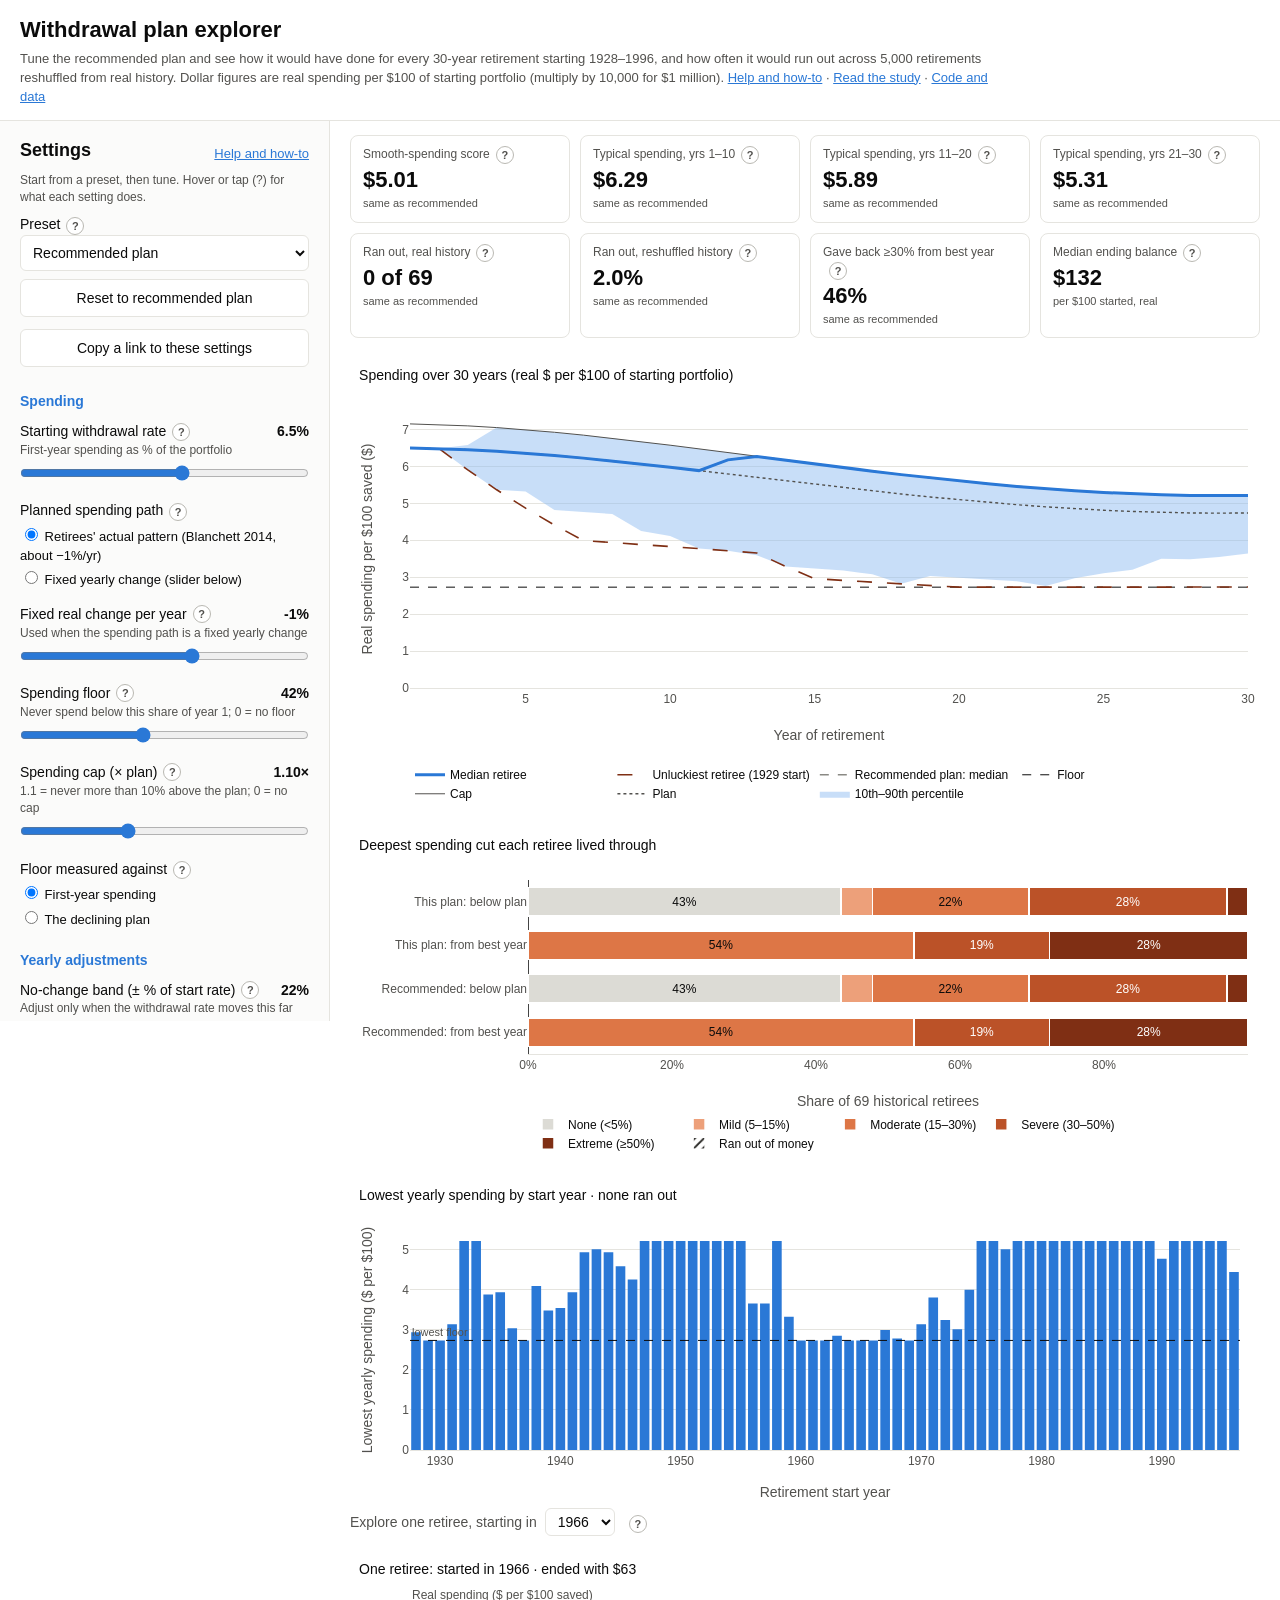
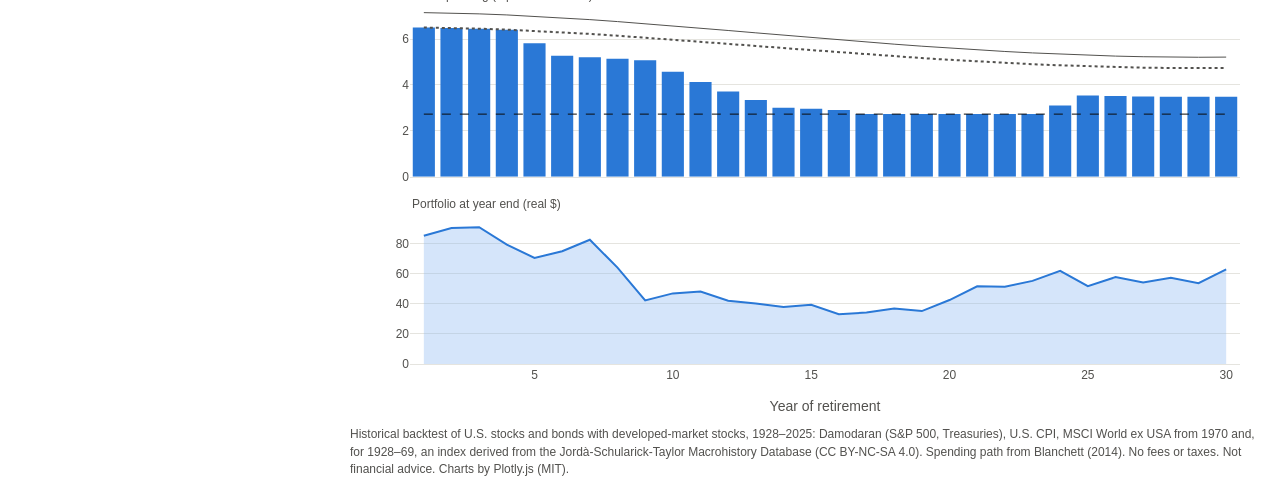
<file: docs/dashboard/index.html>
<!doctype html>
<html lang="en">
<head>
<meta charset="utf-8">
<meta name="viewport" content="width=device-width, initial-scale=1">
<title>Withdrawal Plan Explorer</title>
<meta name="description" content="Tune a retirement withdrawal plan and see how it would have done in every 30-year U.S. retirement since 1928 and across 5,000 retirements reshuffled from real history.">
<meta name="color-scheme" content="light">
<style>
  :root {
    --ink: #0b0b0b; --muted: #52514e; --grid: #e5e4df; --surface: #ffffff; --panel: #fbfbfa;
    --accent: #2a78d6; --bad: #a23b2a; --good: #1d7a3a; --warn-bg: #fbeae6;
  }
  * { box-sizing: border-box; }
  body { margin: 0; background: var(--surface); color: var(--ink);
         font: 14px/1.45 Inter, -apple-system, "Segoe UI", Roboto, sans-serif; }
  header { padding: 14px 20px; border-bottom: 1px solid var(--grid); }
  header h1 { font-size: 22px; margin: 0; }
  header p { color: var(--muted); font-size: 13px; margin: 4px 0 0; max-width: 980px; }
  header a { color: var(--accent); }
  .layout { display: flex; flex-wrap: wrap; align-items: flex-start; }
  .sidebar { flex: 0 0 330px; padding: 16px 20px; background: var(--panel); border-right: 1px solid var(--grid);
             position: sticky; top: 0; max-height: 100vh; overflow-y: auto; }
  .main { flex: 1 1 600px; min-width: 0; padding: 14px 20px 24px; }
  h2 { font-size: 18px; margin: 0 0 8px; }
  h3 { font-size: 14px; margin: 20px 0 10px; color: var(--accent); }
  .hint { color: var(--muted); font-size: 12px; }
  .sidebar select, .sidebar button, .pick select { font: inherit; width: 100%; padding: 8px; border: 1px solid var(--grid);
                   border-radius: 6px; background: white; color: var(--ink); }
  .sidebar button { margin: 8px 0 4px; cursor: pointer; }
  .sidebar button:hover { border-color: var(--muted); }
  .ctl { margin-bottom: 14px; }
  .ctl .top { display: flex; justify-content: space-between; gap: 8px; align-items: baseline; }
  .ctl label { font-weight: 500; }
  .ctl output { font-variant-numeric: tabular-nums; font-weight: 600; white-space: nowrap; }
  .ctl output.changed { color: var(--accent); }
  .ctl input[type=range] { width: 100%; margin: 6px 0 0; accent-color: var(--accent); }
  .radio label { display: block; font-size: 13px; font-weight: 400; margin: 3px 0; }
  .radio .title { font-weight: 500; margin-bottom: 4px; }
  .tiles { display: grid; grid-template-columns: repeat(4, minmax(0, 1fr)); gap: 10px; margin-bottom: 12px; }
  .tile { padding: 10px 12px; border: 1px solid var(--grid); border-radius: 8px; background: white; }
  .tile .k { font-size: 12px; color: var(--muted); }
  .tile .v { font-size: 22px; font-weight: 600; font-variant-numeric: tabular-nums; }
  .tile .d { font-size: 11px; color: var(--muted); }
  .tile .d.good { color: var(--good); } .tile .d.bad { color: var(--bad); }
  .tile .v.bad { color: var(--bad); }
  .warn { background: var(--warn-bg); color: var(--bad); padding: 8px 12px; border-radius: 6px; margin-bottom: 10px;
          font-size: 13px; }
  .chart { width: 100%; }
  .pick { margin: 8px 0; color: var(--muted); display: flex; align-items: center; gap: 8px; }
  .pick select { width: auto; padding: 4px 8px; }
  footer { color: var(--muted); font-size: 12px; margin-top: 12px; }
  footer a { color: var(--accent); }
  #loading { padding: 40px 0; color: var(--muted); }
  .lab { display: inline-flex; align-items: center; gap: 6px; }
  .sidebar .help-btn, .help-btn { width: 18px; height: 18px; min-width: 18px; padding: 0; margin: 0 0 0 6px; border-radius: 50%;
    border: 1px solid #b9b8b2; background: white; color: var(--muted); font: 600 11px/16px Inter, -apple-system, sans-serif;
    cursor: help; display: inline-flex; align-items: center; justify-content: center; vertical-align: middle; position: relative; }
  .help-btn::after { content: ""; position: absolute; inset: -10px; }   /* bigger tap target than the icon */
  .help-btn:hover, .help-btn[aria-expanded=true] { border-color: var(--accent); color: var(--accent); }
  .help-btn:focus-visible { outline: 2px solid var(--accent); outline-offset: 2px; }
  .lab .help-btn { margin-left: 0; }
  .help-pop { position: fixed; z-index: 50; background: white; color: var(--ink); border: 1px solid var(--grid);
    border-radius: 8px; box-shadow: 0 6px 24px rgba(0,0,0,.14); padding: 10px 12px; font-size: 13px; line-height: 1.45;
    pointer-events: none; }
  .help-pop.pinned { pointer-events: auto; }
  .help-head { display: flex; justify-content: space-between; align-items: flex-start; gap: 8px; margin-bottom: 4px; }
  .help-close { border: none; background: none; font-size: 20px; line-height: 1; padding: 0 2px; cursor: pointer; color: var(--muted); }
  .help-close:hover { color: var(--ink); }
  .help-rec { margin-top: 6px; color: var(--accent); font-weight: 500; }
  .help-more { display: inline-block; margin-top: 8px; color: var(--accent); font-size: 12px; }
  .settings-head { display: flex; align-items: center; justify-content: space-between; }
  .settings-head a { font-size: 13px; color: var(--accent); }
  .jump { display: none; margin-bottom: 10px; color: var(--accent); }
  @media (max-width: 1100px) { .tiles { grid-template-columns: repeat(2, minmax(0, 1fr)); } }
  @media (max-width: 760px) {
    header { padding: 12px 16px; }
    .sidebar { flex: 1 1 100%; position: static; max-height: none; border-right: none;
               border-bottom: 1px solid var(--grid); padding: 12px 16px; }
    .main { flex: 1 1 100%; padding: 12px 16px; order: -1; }
    .jump { display: block !important; }
  }
</style>
</head>
<body>
<header>
  <h1>Withdrawal plan explorer</h1>
  <p>Tune the recommended plan and see how it would have done for every 30-year retirement starting 1928–1996,
    and how often it would run out across 5,000 retirements reshuffled from real history. Dollar figures are real
    spending per $100 of starting portfolio (multiply by 10,000 for $1 million).
    <a href="help.html">Help and how-to</a> ·
    <a href="../beyond-the-4pct-rule.html">Read the study</a> ·
    <a href="https://github.com/nicky-s-sandhu/beyond-4pct">Code and data</a></p>
</header>
<div class="layout">
  <aside class="sidebar" id="controls">
    <div class="settings-head"><h2>Settings</h2><a href="help.html">Help and how-to</a></div>
    <div class="hint" style="margin-bottom:8px">Start from a preset, then tune. Hover or tap <span aria-hidden="true">(?)</span>
      for what each setting does.</div>
    <div class="ctl" style="margin-bottom:0"><div class="top"><span class="lab"><label for="preset">Preset</label>
      <span id="preset-help"></span></span></div></div>
    <select id="preset" aria-label="Preset"></select>
    <button id="reset" type="button">Reset to recommended plan</button>
    <button id="share" type="button">Copy a link to these settings</button>
  </aside>
  <main class="main">
    <a class="jump" href="#controls">Change the settings ↓</a>
    <div id="loading">Loading data…</div>
    <div id="warning"></div>
    <div id="tiles" class="tiles"></div>
    <div id="paths" class="chart"></div>
    <div id="pain" class="chart"></div>
    <div id="years" class="chart"></div>
    <div class="pick"><span>Explore one retiree, starting in</span><select id="year" aria-label="Start year"></select><span id="year-help"></span></div>
    <div id="retiree" class="chart"></div>
    <footer>
      Historical backtest of U.S. stocks and bonds with developed-market stocks, 1928–2025: Damodaran (S&amp;P 500,
      Treasuries), U.S. CPI, MSCI World ex USA from 1970 and, for 1928–69, an index derived from the
      Jordà-Schularick-Taylor Macrohistory Database (CC BY-NC-SA 4.0). Spending path from Blanchett (2014). No fees or
      taxes. Not financial advice. Charts by Plotly.js (MIT).
    </footer>
  </main>
</div>
<script src="vendor/plotly-3.7.0.min.js"></script>
<script src="help.js"></script>
<script src="engine.js"></script>
<script src="app.js"></script>
</body>
</html>
</file>
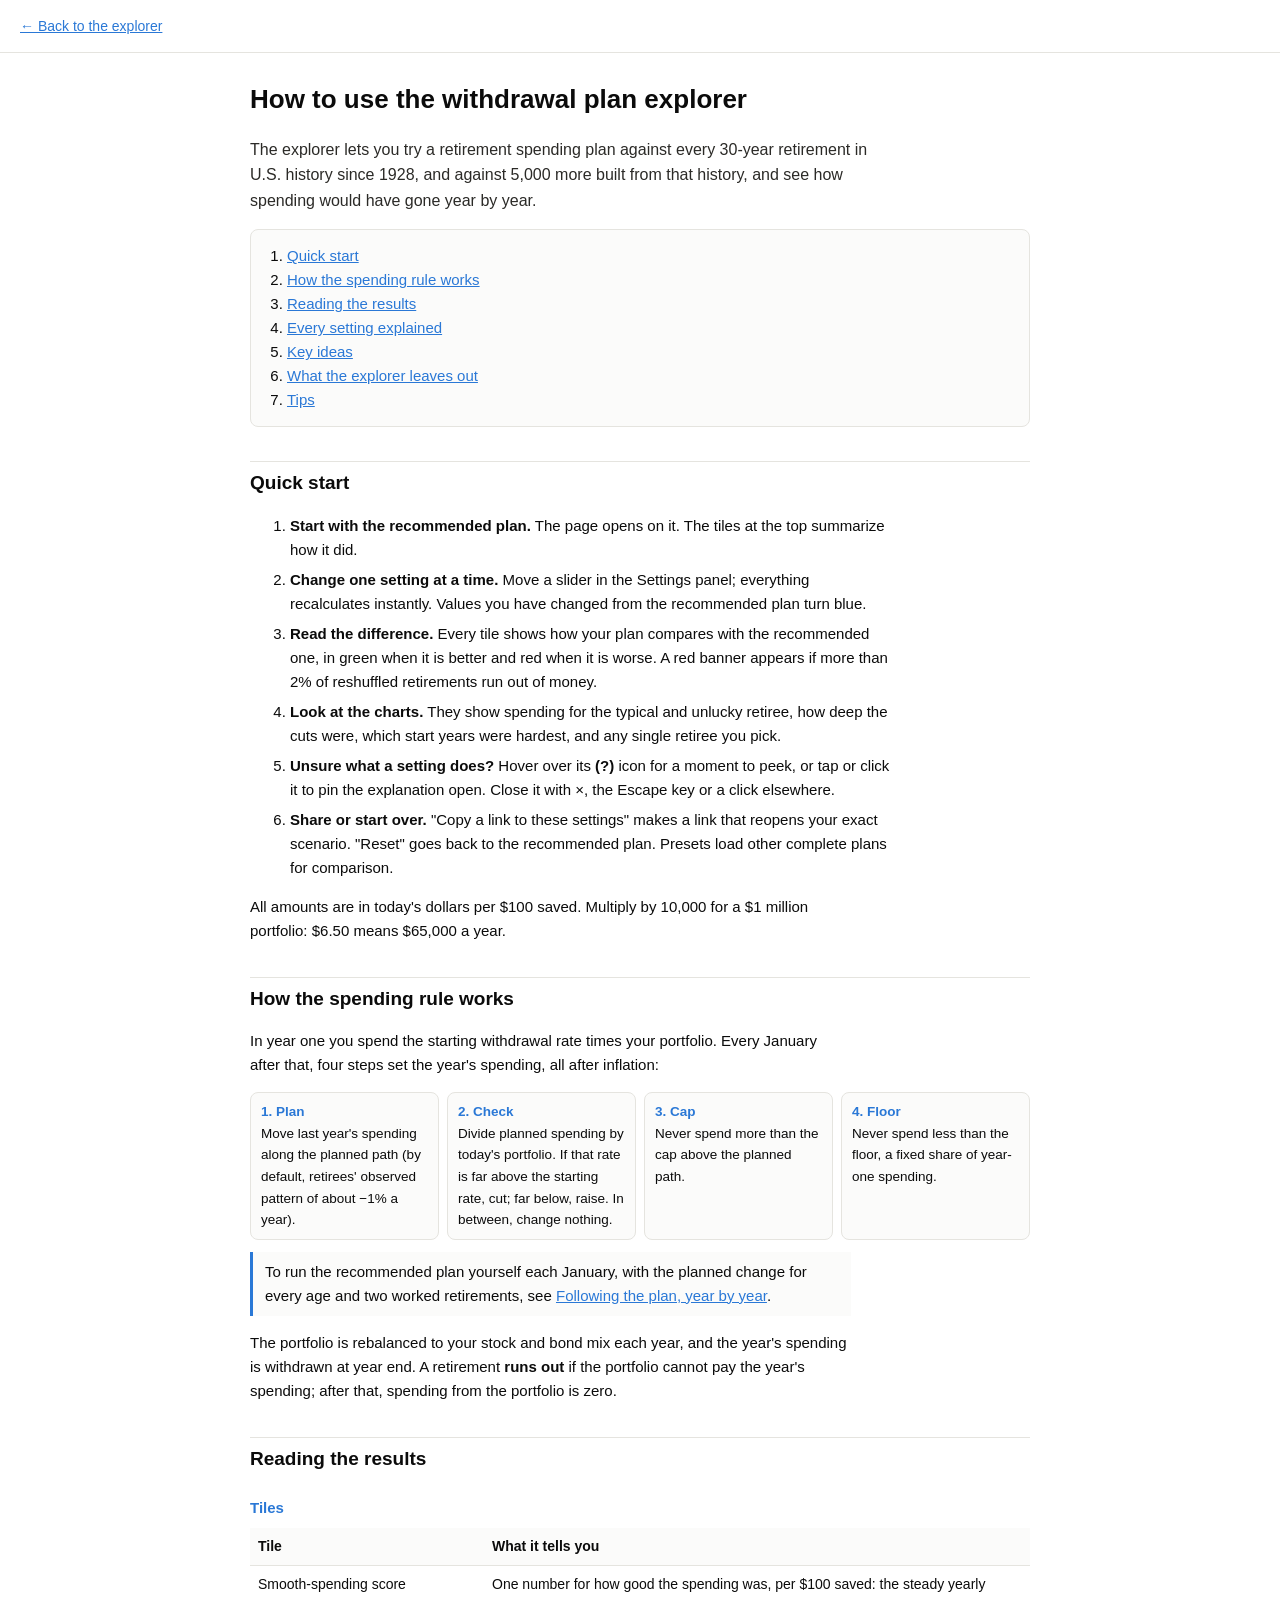
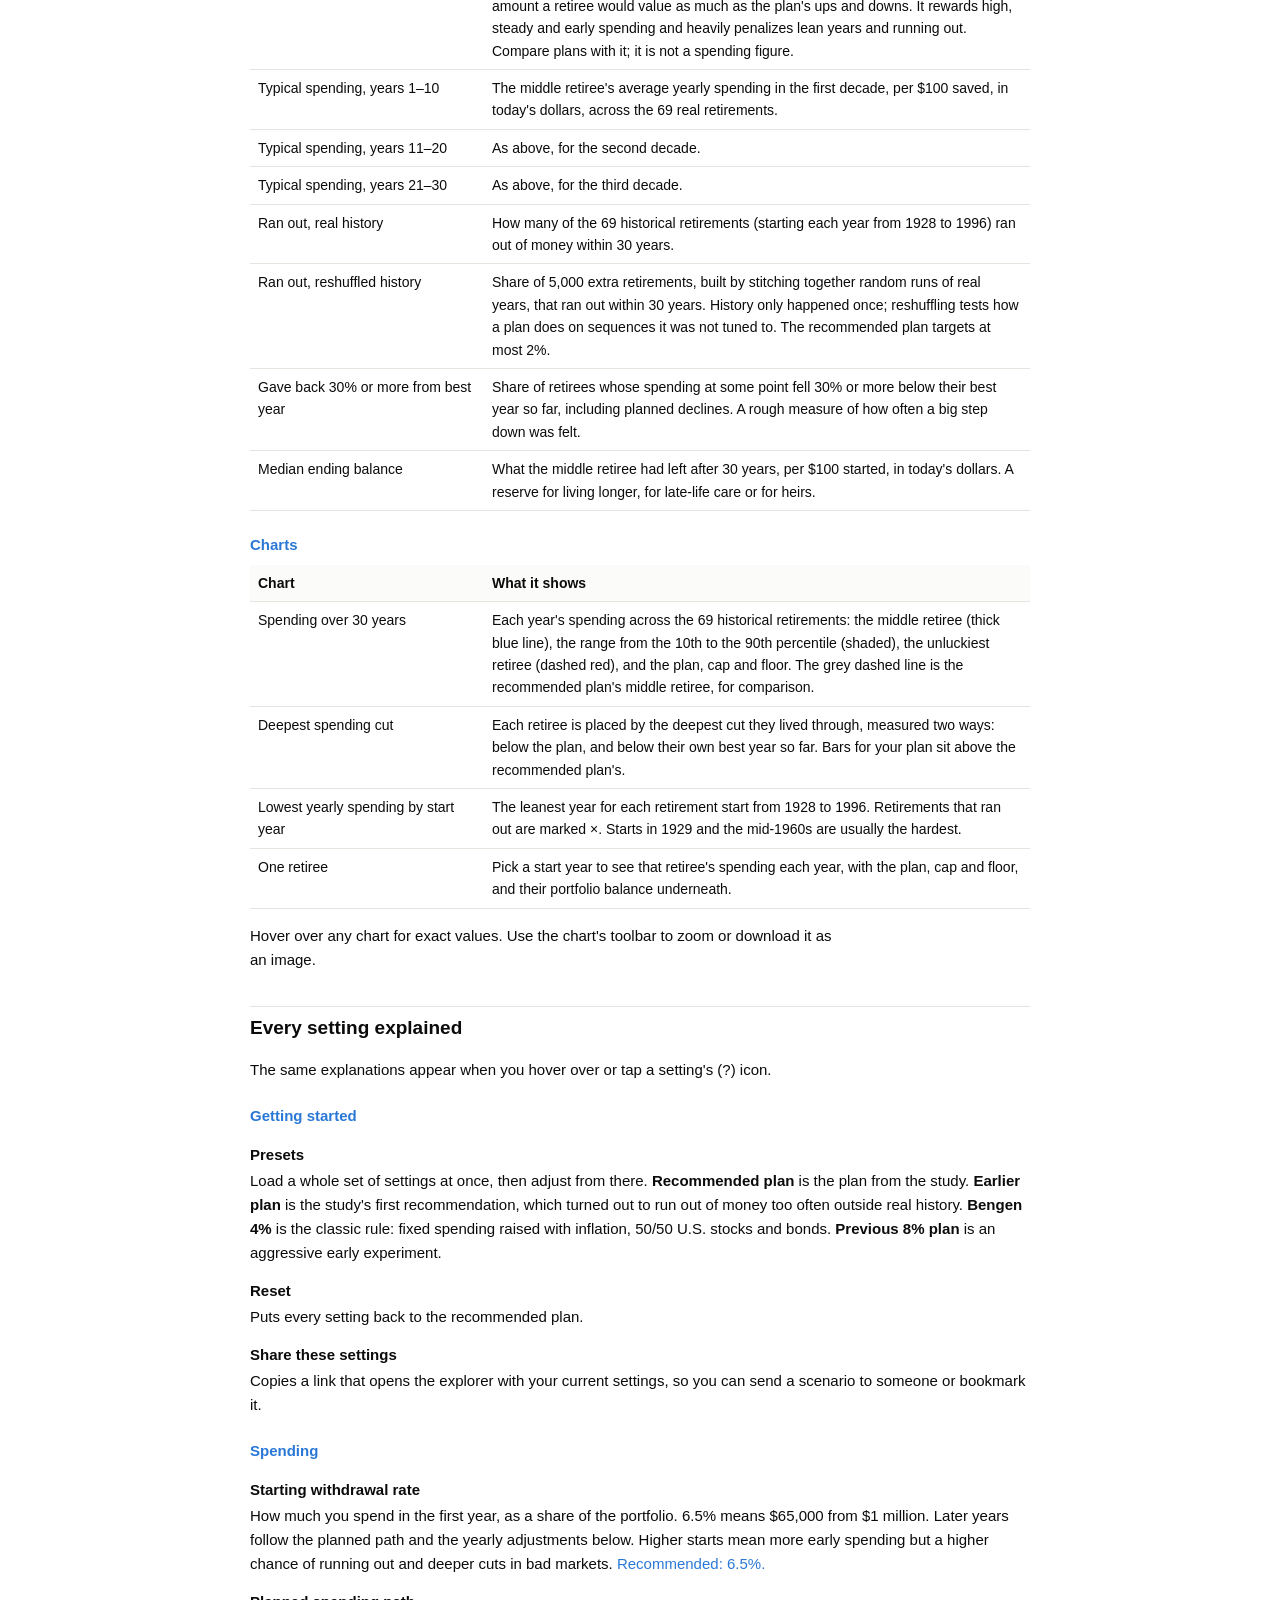
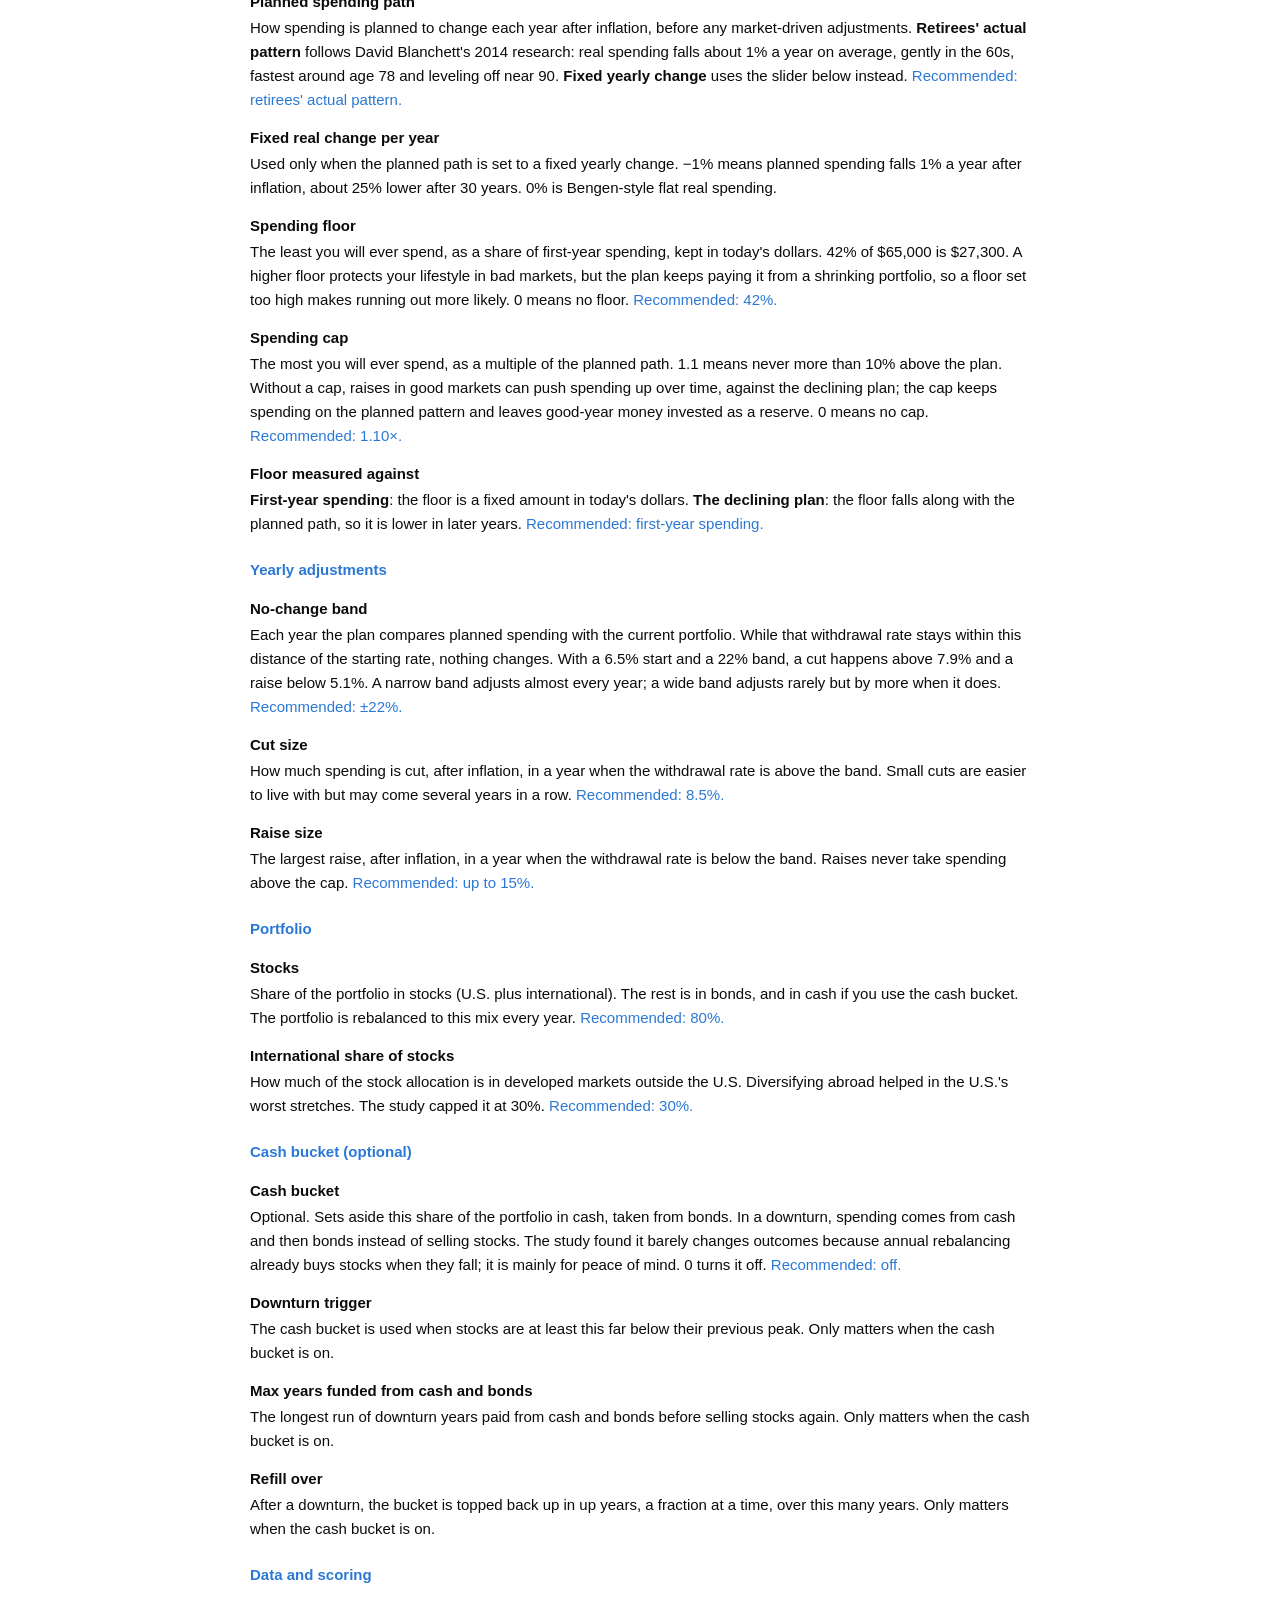
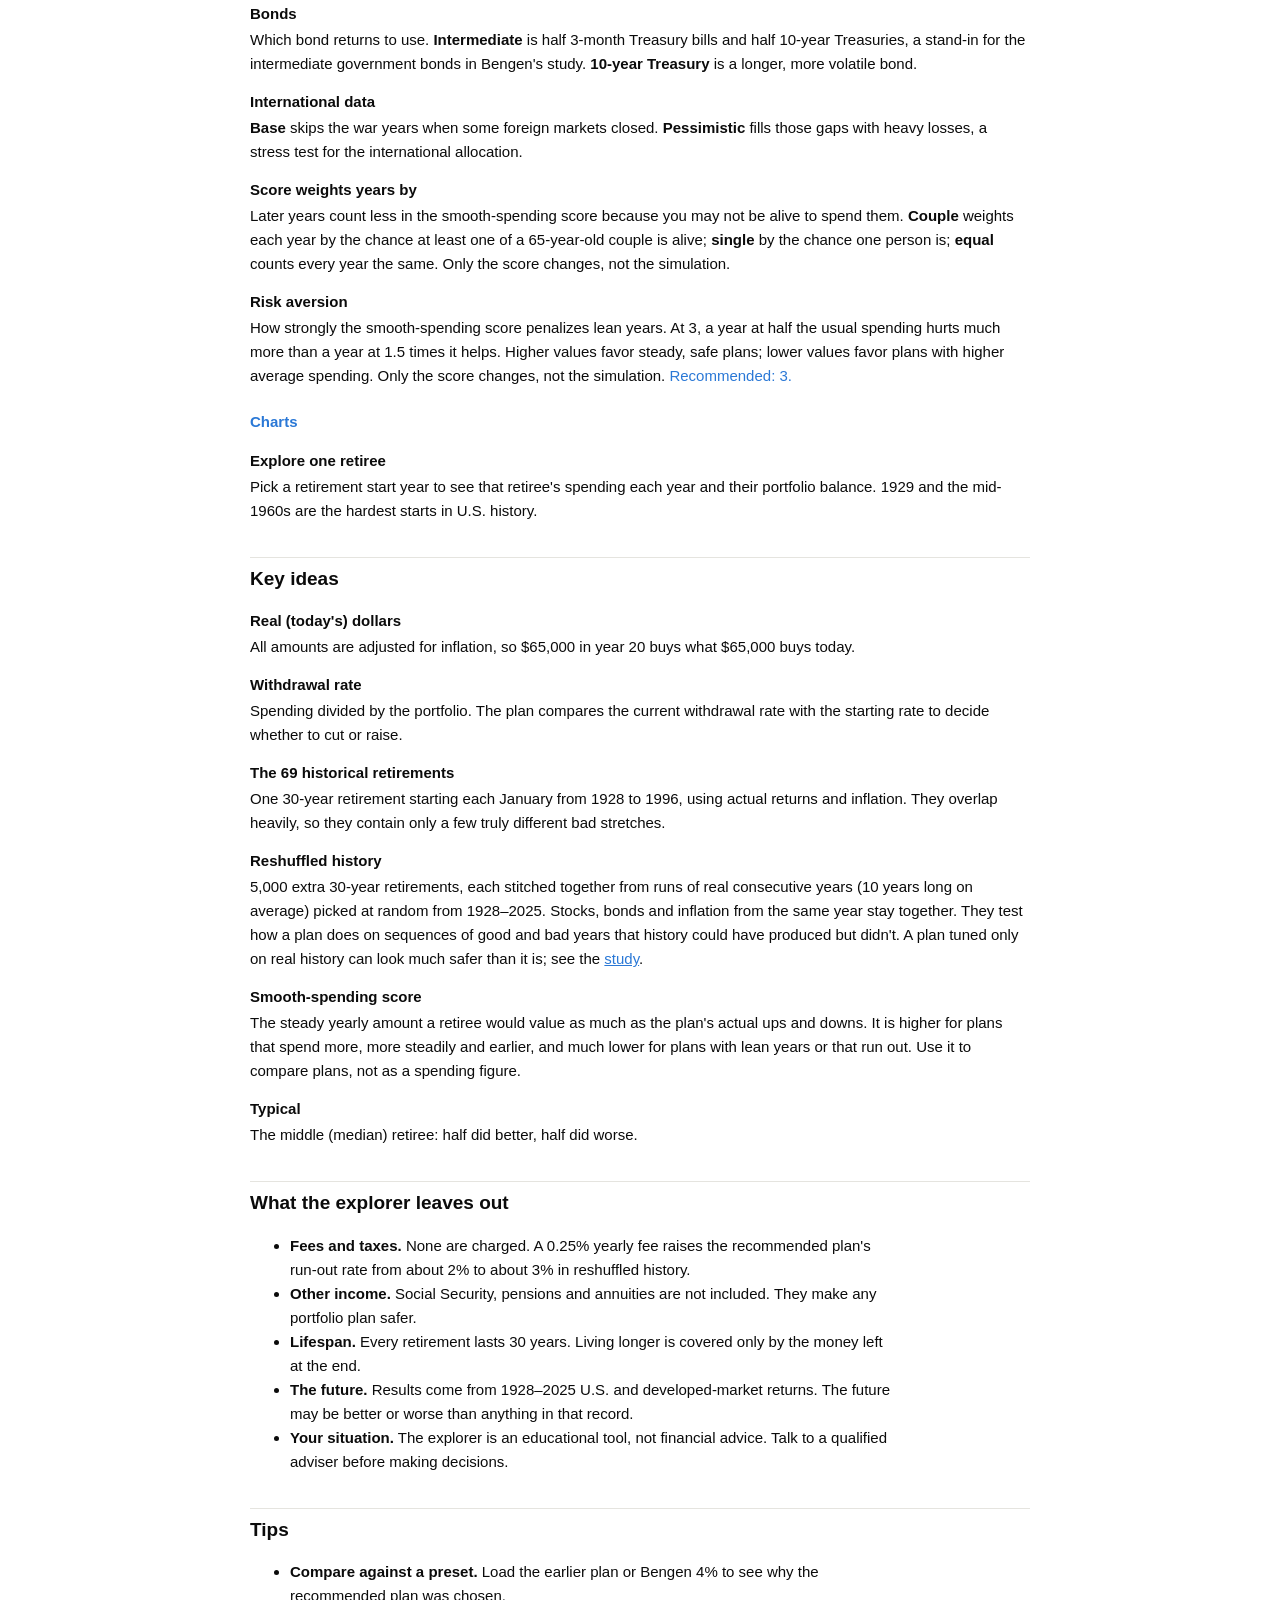
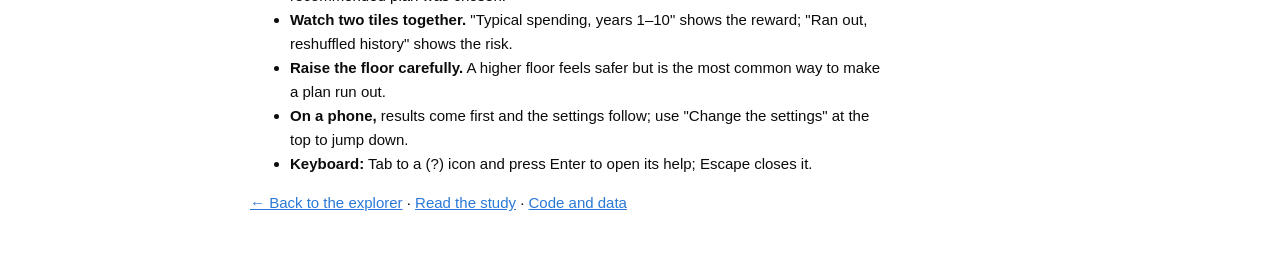
<file: docs/dashboard/help.html>
<!doctype html>
<html lang="en">
<head>
<meta charset="utf-8">
<meta name="viewport" content="width=device-width, initial-scale=1">
<title>Explorer Help</title>
<meta name="description" content="How to use the withdrawal plan explorer: what each setting does, how to read the results, and what the model leaves out.">
<meta name="color-scheme" content="light">
<style>
  :root { --ink: #0b0b0b; --muted: #52514e; --grid: #e5e4df; --panel: #fbfbfa; --accent: #2a78d6; }
  * { box-sizing: border-box; }
  body { margin: 0; background: #fff; color: var(--ink); font: 15px/1.6 Inter, -apple-system, "Segoe UI", Roboto, sans-serif; }
  header { padding: 14px 20px; border-bottom: 1px solid var(--grid); }
  header a { color: var(--accent); font-size: 14px; }
  main { max-width: 820px; margin: 0 auto; padding: 8px 20px 48px; }
  h1 { font-size: 26px; margin: 18px 0 6px; }
  h2 { font-size: 19px; margin: 34px 0 8px; padding-top: 6px; border-top: 1px solid var(--grid); }
  h3 { font-size: 15px; margin: 22px 0 6px; color: var(--accent); }
  p, li { max-width: 72ch; }
  .lead { font-size: 16px; color: #2b2a27; }
  a { color: var(--accent); }
  nav.toc { background: var(--panel); border: 1px solid var(--grid); border-radius: 8px; padding: 10px 16px; margin: 16px 0; }
  nav.toc ol { margin: 4px 0; padding-left: 20px; }
  table { border-collapse: collapse; width: 100%; margin: 8px 0 4px; font-size: 14px; }
  th, td { text-align: left; vertical-align: top; padding: 7px 8px; border-bottom: 1px solid var(--grid); }
  th { font-weight: 600; background: var(--panel); }
  td:first-child { width: 30%; font-weight: 500; }
  dl.controls dt { font-weight: 600; margin-top: 14px; }
  dl.controls dd { margin: 2px 0 0; }
  .rec { color: var(--accent); font-weight: 500; }
  ol.steps li { margin: 6px 0; }
  .flow { display: grid; grid-template-columns: repeat(4, minmax(0, 1fr)); gap: 8px; margin: 10px 0; }
  .flow div { border: 1px solid var(--grid); border-radius: 8px; padding: 8px 10px; background: var(--panel); font-size: 13.5px; }
  .flow b { display: block; color: var(--accent); }
  .note { background: var(--panel); border-left: 3px solid var(--accent); padding: 8px 12px; margin: 12px 0; }
  @media (max-width: 640px) {
    main { padding: 4px 16px 40px; } header { padding: 12px 16px; }
    .flow { grid-template-columns: repeat(2, minmax(0, 1fr)); }
    td:first-child { white-space: normal; }
  }
</style>
</head>
<body>
<header><a href="./">← Back to the explorer</a></header>
<main>
<h1>How to use the withdrawal plan explorer</h1>
<p class="lead">The explorer lets you try a retirement spending plan against every 30-year retirement in U.S. history since
1928, and against 5,000 more built from that history, and see how spending would have gone year by year.</p>

<nav class="toc" aria-label="Contents"><ol>
  <li><a href="#quick">Quick start</a></li>
  <li><a href="#rule">How the spending rule works</a></li>
  <li><a href="#results">Reading the results</a></li>
  <li><a href="#settings">Every setting explained</a></li>
  <li><a href="#ideas">Key ideas</a></li>
  <li><a href="#limits">What the explorer leaves out</a></li>
  <li><a href="#tips">Tips</a></li>
</ol></nav>

<h2 id="quick">Quick start</h2>
<ol class="steps">
  <li><b>Start with the recommended plan.</b> The page opens on it. The tiles at the top summarize how it did.</li>
  <li><b>Change one setting at a time.</b> Move a slider in the Settings panel; everything recalculates instantly. Values you
    have changed from the recommended plan turn blue.</li>
  <li><b>Read the difference.</b> Every tile shows how your plan compares with the recommended one, in green when it is
    better and red when it is worse. A red banner appears if more than 2% of reshuffled retirements run out of money.</li>
  <li><b>Look at the charts.</b> They show spending for the typical and unlucky retiree, how deep the cuts were, which start
    years were hardest, and any single retiree you pick.</li>
  <li><b>Unsure what a setting does?</b> Hover over its <b>(?)</b> icon for a moment to peek, or tap or click it to pin the
    explanation open. Close it with ×, the Escape key or a click elsewhere.</li>
  <li><b>Share or start over.</b> "Copy a link to these settings" makes a link that reopens your exact scenario. "Reset" goes
    back to the recommended plan. Presets load other complete plans for comparison.</li>
</ol>
<p>All amounts are in today's dollars per $100 saved. Multiply by 10,000 for a $1 million portfolio: $6.50 means $65,000 a year.</p>

<h2 id="rule">How the spending rule works</h2>
<p>In year one you spend the starting withdrawal rate times your portfolio. Every January after that, four steps set the year's
spending, all after inflation:</p>
<div class="flow" role="list">
  <div role="listitem"><b>1. Plan</b>Move last year's spending along the planned path (by default, retirees' observed pattern of
    about −1% a year).</div>
  <div role="listitem"><b>2. Check</b>Divide planned spending by today's portfolio. If that rate is far above the starting rate,
    cut; far below, raise. In between, change nothing.</div>
  <div role="listitem"><b>3. Cap</b>Never spend more than the cap above the planned path.</div>
  <div role="listitem"><b>4. Floor</b>Never spend less than the floor, a fixed share of year-one spending.</div>
</div>
<p class="note">To run the recommended plan yourself each January, with the planned change for every age and two worked
retirements, see <a href="../following-the-plan.html">Following the plan, year by year</a>.</p>
<p>The portfolio is rebalanced to your stock and bond mix each year, and the year's spending is withdrawn at year end. A
retirement <b>runs out</b> if the portfolio cannot pay the year's spending; after that, spending from the portfolio is zero.</p>

<h2 id="results">Reading the results</h2>
<h3>Tiles</h3>
<table id="tile-table"><thead><tr><th>Tile</th><th>What it tells you</th></tr></thead><tbody></tbody></table>
<h3>Charts</h3>
<table>
  <thead><tr><th>Chart</th><th>What it shows</th></tr></thead>
  <tbody>
    <tr><td>Spending over 30 years</td><td>Each year's spending across the 69 historical retirements: the middle retiree (thick
      blue line), the range from the 10th to the 90th percentile (shaded), the unluckiest retiree (dashed red), and the plan,
      cap and floor. The grey dashed line is the recommended plan's middle retiree, for comparison.</td></tr>
    <tr><td>Deepest spending cut</td><td>Each retiree is placed by the deepest cut they lived through, measured two ways:
      below the plan, and below their own best year so far. Bars for your plan sit above the recommended plan's.</td></tr>
    <tr><td>Lowest yearly spending by start year</td><td>The leanest year for each retirement start from 1928 to 1996.
      Retirements that ran out are marked ×. Starts in 1929 and the mid-1960s are usually the hardest.</td></tr>
    <tr><td>One retiree</td><td>Pick a start year to see that retiree's spending each year, with the plan, cap and floor, and
      their portfolio balance underneath.</td></tr>
  </tbody>
</table>
<p>Hover over any chart for exact values. Use the chart's toolbar to zoom or download it as an image.</p>

<h2 id="settings">Every setting explained</h2>
<p>The same explanations appear when you hover over or tap a setting's (?) icon.</p>
<div id="settings-list"></div>

<h2 id="ideas">Key ideas</h2>
<dl class="controls">
  <dt>Real (today's) dollars</dt>
  <dd>All amounts are adjusted for inflation, so $65,000 in year 20 buys what $65,000 buys today.</dd>
  <dt>Withdrawal rate</dt>
  <dd>Spending divided by the portfolio. The plan compares the current withdrawal rate with the starting rate to decide
    whether to cut or raise.</dd>
  <dt>The 69 historical retirements</dt>
  <dd>One 30-year retirement starting each January from 1928 to 1996, using actual returns and inflation. They overlap heavily,
    so they contain only a few truly different bad stretches.</dd>
  <dt>Reshuffled history</dt>
  <dd>5,000 extra 30-year retirements, each stitched together from runs of real consecutive years (10 years long on average)
    picked at random from 1928–2025. Stocks, bonds and inflation from the same year stay together. They test how a plan does
    on sequences of good and bad years that history could have produced but didn't. A plan tuned only on real history can
    look much safer than it is; see the <a href="../beyond-the-4pct-rule.html">study</a>.</dd>
  <dt>Smooth-spending score</dt>
  <dd>The steady yearly amount a retiree would value as much as the plan's actual ups and downs. It is higher for plans that
    spend more, more steadily and earlier, and much lower for plans with lean years or that run out. Use it to compare plans,
    not as a spending figure.</dd>
  <dt>Typical</dt>
  <dd>The middle (median) retiree: half did better, half did worse.</dd>
</dl>

<h2 id="limits">What the explorer leaves out</h2>
<ul>
  <li><b>Fees and taxes.</b> None are charged. A 0.25% yearly fee raises the recommended plan's run-out rate from about 2% to
    about 3% in reshuffled history.</li>
  <li><b>Other income.</b> Social Security, pensions and annuities are not included. They make any portfolio plan safer.</li>
  <li><b>Lifespan.</b> Every retirement lasts 30 years. Living longer is covered only by the money left at the end.</li>
  <li><b>The future.</b> Results come from 1928–2025 U.S. and developed-market returns. The future may be better or worse than
    anything in that record.</li>
  <li><b>Your situation.</b> The explorer is an educational tool, not financial advice. Talk to a qualified adviser before
    making decisions.</li>
</ul>

<h2 id="tips">Tips</h2>
<ul>
  <li><b>Compare against a preset.</b> Load the earlier plan or Bengen 4% to see why the recommended plan was chosen.</li>
  <li><b>Watch two tiles together.</b> "Typical spending, years 1–10" shows the reward; "Ran out, reshuffled history" shows
    the risk.</li>
  <li><b>Raise the floor carefully.</b> A higher floor feels safer but is the most common way to make a plan run out.</li>
  <li><b>On a phone,</b> results come first and the settings follow; use "Change the settings" at the top to jump down.</li>
  <li><b>Keyboard:</b> Tab to a (?) icon and press Enter to open its help; Escape closes it.</li>
</ul>
<p><a href="./">← Back to the explorer</a> · <a href="../beyond-the-4pct-rule.html">Read the study</a> ·
  <a href="https://github.com/nicky-s-sandhu/beyond-4pct">Code and data</a></p>
</main>
<script src="help.js"></script>
<script>
  (function () {
    var H = Help.HELP;
    var groups = [
      ["Getting started", ["preset", "reset", "share"]],
      ["Spending", ["rate", "curve", "drift", "floor", "ceiling", "floor_mode"]],
      ["Yearly adjustments", ["band", "cut_step", "raise_step"]],
      ["Portfolio", ["stocks", "intl"]],
      ["Cash bucket (optional)", ["cash", "threshold", "max_years", "refill_years"]],
      ["Data and scoring", ["bonds", "intl_series", "who", "gamma"]],
      ["Charts", ["year"]]
    ];
    var html = "";
    groups.forEach(function (g) {
      html += "<h3>" + g[0] + "</h3><dl class=\"controls\">";
      g[1].forEach(function (k) {
        var h = H[k];
        html += "<dt id=\"" + k + "\">" + h[0] + "</dt><dd>" + h[1] + (h[2] ? " <span class=\"rec\">" + h[2] + ".</span>" : "") + "</dd>";
      });
      html += "</dl>";
    });
    document.getElementById("settings-list").innerHTML = html;
    var rows = "";
    ["t_score", "t_typ1", "t_typ2", "t_typ3", "t_hist", "t_boot", "t_give", "t_end"].forEach(function (k) {
      rows += "<tr><td>" + H[k][0] + "</td><td>" + H[k][1] + "</td></tr>";
    });
    document.querySelector("#tile-table tbody").innerHTML = rows;
  })();
</script>
</body>
</html>
</file>
